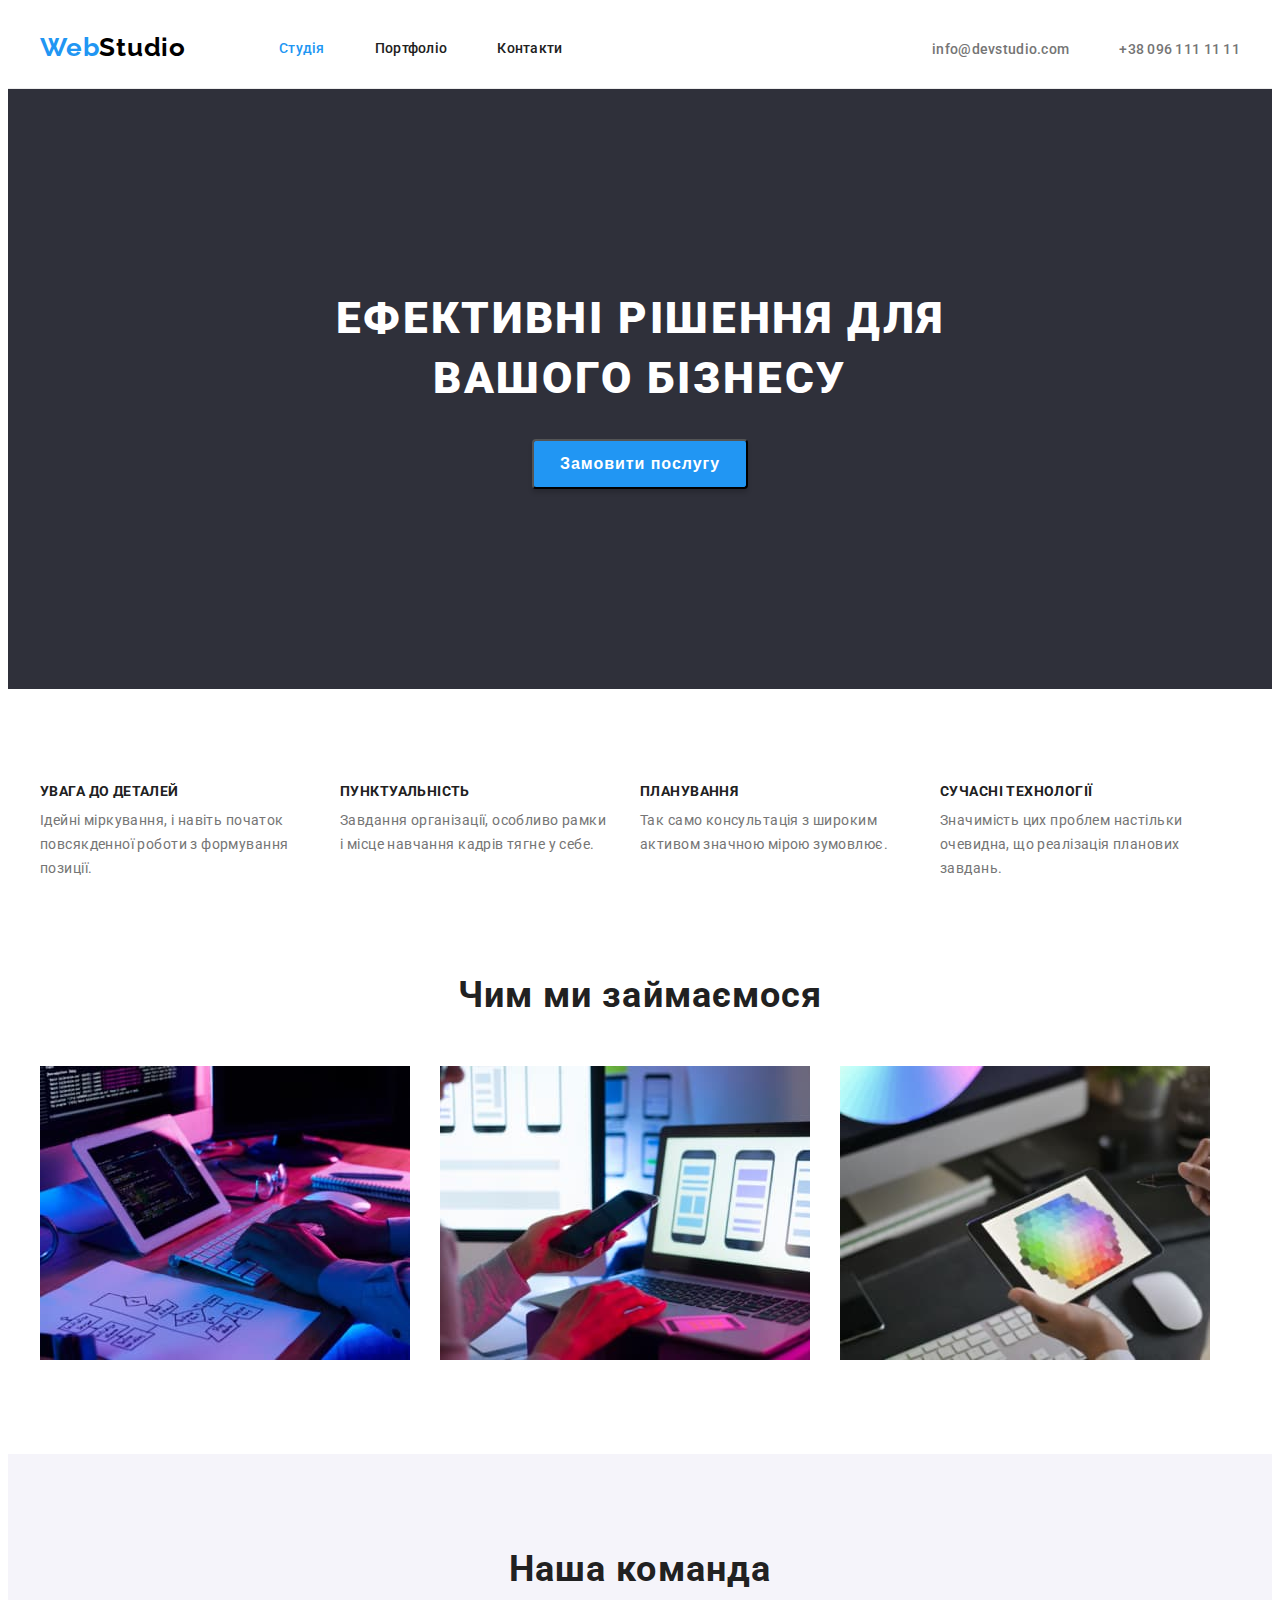
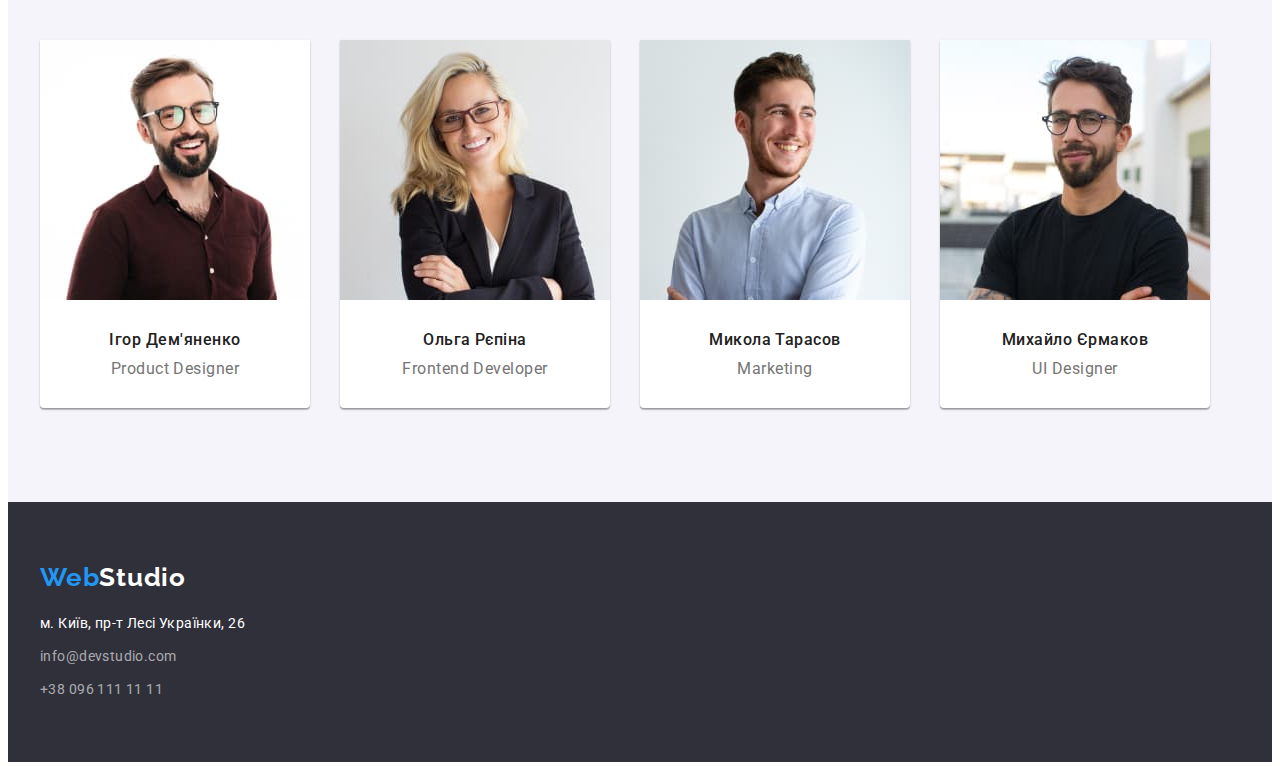
<file: index.html>
<!DOCTYPE html>
<html lang="uk">
  <head>
    <meta charset="UTF-8" />
    <meta http-equiv="X-UA-Compatible" content="IE=edge" />
    <meta name="viewport" content="width=device-width, initial-scale=1.0" />
    <title>WebStudio</title>
    <link rel="preconnect" href="https://fonts.googleapis.com" />
    <link rel="preconnect" href="https://fonts.gstatic.com" crossorigin />
    <link
      href="https://fonts.googleapis.com/css2?family=Raleway:wght@700&family=Roboto:wght@400;500;700;900&display=swap"
      rel="stylesheet"
    />
    <link
      rel="stylesheet"
      href="https://cdnjs.cloudflare.com/ajax/libs/modern-normalize/2.0.0/modern-normalize.min.css"
      integrity="sha512-4xo8blKMVCiXpTaLzQSLSw3KFOVPWhm/TRtuPVc4WG6kUgjH6J03IBuG7JZPkcWMxJ5huwaBpOpnwYElP/m6wg=="
      crossorigin="anonymous"
      referrerpolicy="no-referrer"
    />
    <link rel="stylesheet" href="./css/styles.css" />
  </head>
  <body>
    <header>
      <div class="container site-header">
        <nav class="site-nav">
          <a class="link" href="./index.html"
            ><span class="logo-first">Web</span
            ><span class="logo-secondary">Studio</span></a
          >
          <ul class="nav-item list">
            <li class="nav-list activ-page">
              <a href="./index.html">Студія</a>
            </li>
            <li class="nav-list"><a href="./portfolio.html">Портфоліо</a></li>
            <li class="nav-list"><a href="">Контакти</a></li>
          </ul>
        </nav>
        <ul class="header-address list">
          <li class="header-list">
            <a class="link header-mail" href="mailto:info@devstudio.com"
              >info@devstudio.com</a
            >
          </li>
          <li>
            <a class="link header-tel" href="tel:+380961111111"
              >+38 096 111 11 11</a
            >
          </li>
        </ul>
      </div>
    </header>

    <main>
      <section class="section solution">
        <div class="container">
          <h1 class="solution-title">Ефективні рішення для вашого бізнесу</h1>
          <button type="button" class="solution-button">
            Замовити послугу
          </button>
        </div>
      </section>

      <section class="section">
        <div class="container">
          <h2 class="visually-hidden">Oсобливості</h2>
          <ul class="about list">
            <li class="about-item">
              <h3 class="about-title">УВАГА ДО ДЕТАЛЕЙ</h3>
              <p class="about-text">
                Ідейні міркування, і навіть початок повсякденної роботи з
                формування позиції.
              </p>
            </li>
            <li class="about-item">
              <h3 class="about-title">ПУНКТУАЛЬНІСТЬ</h3>
              <p class="about-text">
                Завдання організації, особливо рамки і місце навчання кадрів
                тягне у себе.
              </p>
            </li>
            <li class="about-item">
              <h3 class="about-title">ПЛАНУВАННЯ</h3>
              <p class="about-text">
                Так само консультація з широким активом значною мірою зумовлює.
              </p>
            </li>
            <li class="about-item">
              <h3 class="about-title">СУЧАСНІ ТЕХНОЛОГІЇ</h3>
              <p class="about-text">
                Значимість цих проблем настільки очевидна, що реалізація
                планових завдань.
              </p>
            </li>
          </ul>
        </div>
      </section>

      <section class="activ section">
        <div class="container">
          <h2 class="classes-title">Чим ми займаємося</h2>
          <ul class="classes-item list">
            <li class="classes-list">
              <img src="./images/img-1.jpg" alt="images1" width="370" />
            </li>
            <li class="classes-list">
              <img src="./images/img-2.jpg" alt="images2" width="370" />
            </li>
            <li class="classes-list">
              <img src="./images/img_3.jpg" alt="images3" width="370" />
            </li>
          </ul>
        </div>
      </section>

      <section class="section piple">
        <div class="piple-block container">
          <h2 class="classes-title">Наша команда</h2>
          <ul class="list">
            <li class="piple-list piple-border">
              <img
                src="./images/product_designer.jpg"
                alt="фото Ігор Дем'яненко"
                width="270"
              />
              <div class="piple-item">
                <h3 class="piple-title">Ігор Дем'яненко</h3>
                <p class="piple-text">Product Designer</p>
              </div>
            </li>
            <li class="piple-list piple-border">
              <img
                src="./images/frontend_developer.jpg"
                alt="фото Ольга Рєпіна"
                width="270"
              />
              <div class="piple-item">
                <h3 class="piple-title">Ольга Рєпіна</h3>
                <p class="piple-text">Frontend Developer</p>
              </div>
            </li>
            <li class="piple-list piple-border">
              <img
                src="./images/marketing.jpg"
                alt="фото Микола Тарасов"
                width="270"
              />
              <div class="piple-item">
                <h3 class="piple-title">Микола Тарасов</h3>
                <p class="piple-text">Marketing</p>
              </div>
            </li>
            <li class="piple-list piple-border">
              <img
                src="./images/ui_designer.jpg"
                alt="фото Михайло Єрмаков"
                width="270"
              />
              <div class="piple-item">
                <h3 class="piple-title">Михайло Єрмаков</h3>
                <p class="piple-text">UI Designer</p>
              </div>
            </li>
          </ul>
        </div>
      </section>
    </main>
    <footer class="footer">
      <div class="container">
        <a class="link" href="./index.html"
          ><span class="logo-first">Web</span
          ><span class="logo-white">Studio</span></a
        >
        <address class="address-footer">
          <span class="address">м. Київ, пр-т Лесі Українки, 26</span>
          <a class="contact-footer link" href="mailto:info@devstudio.com"
            >info@devstudio.com</a
          >
          <a class="contact-footer link" href="tel:+380961111111"
            >+38 096 111 11 11</a
          >
        </address>
      </div>
    </footer>
  </body>
</html>
</file>
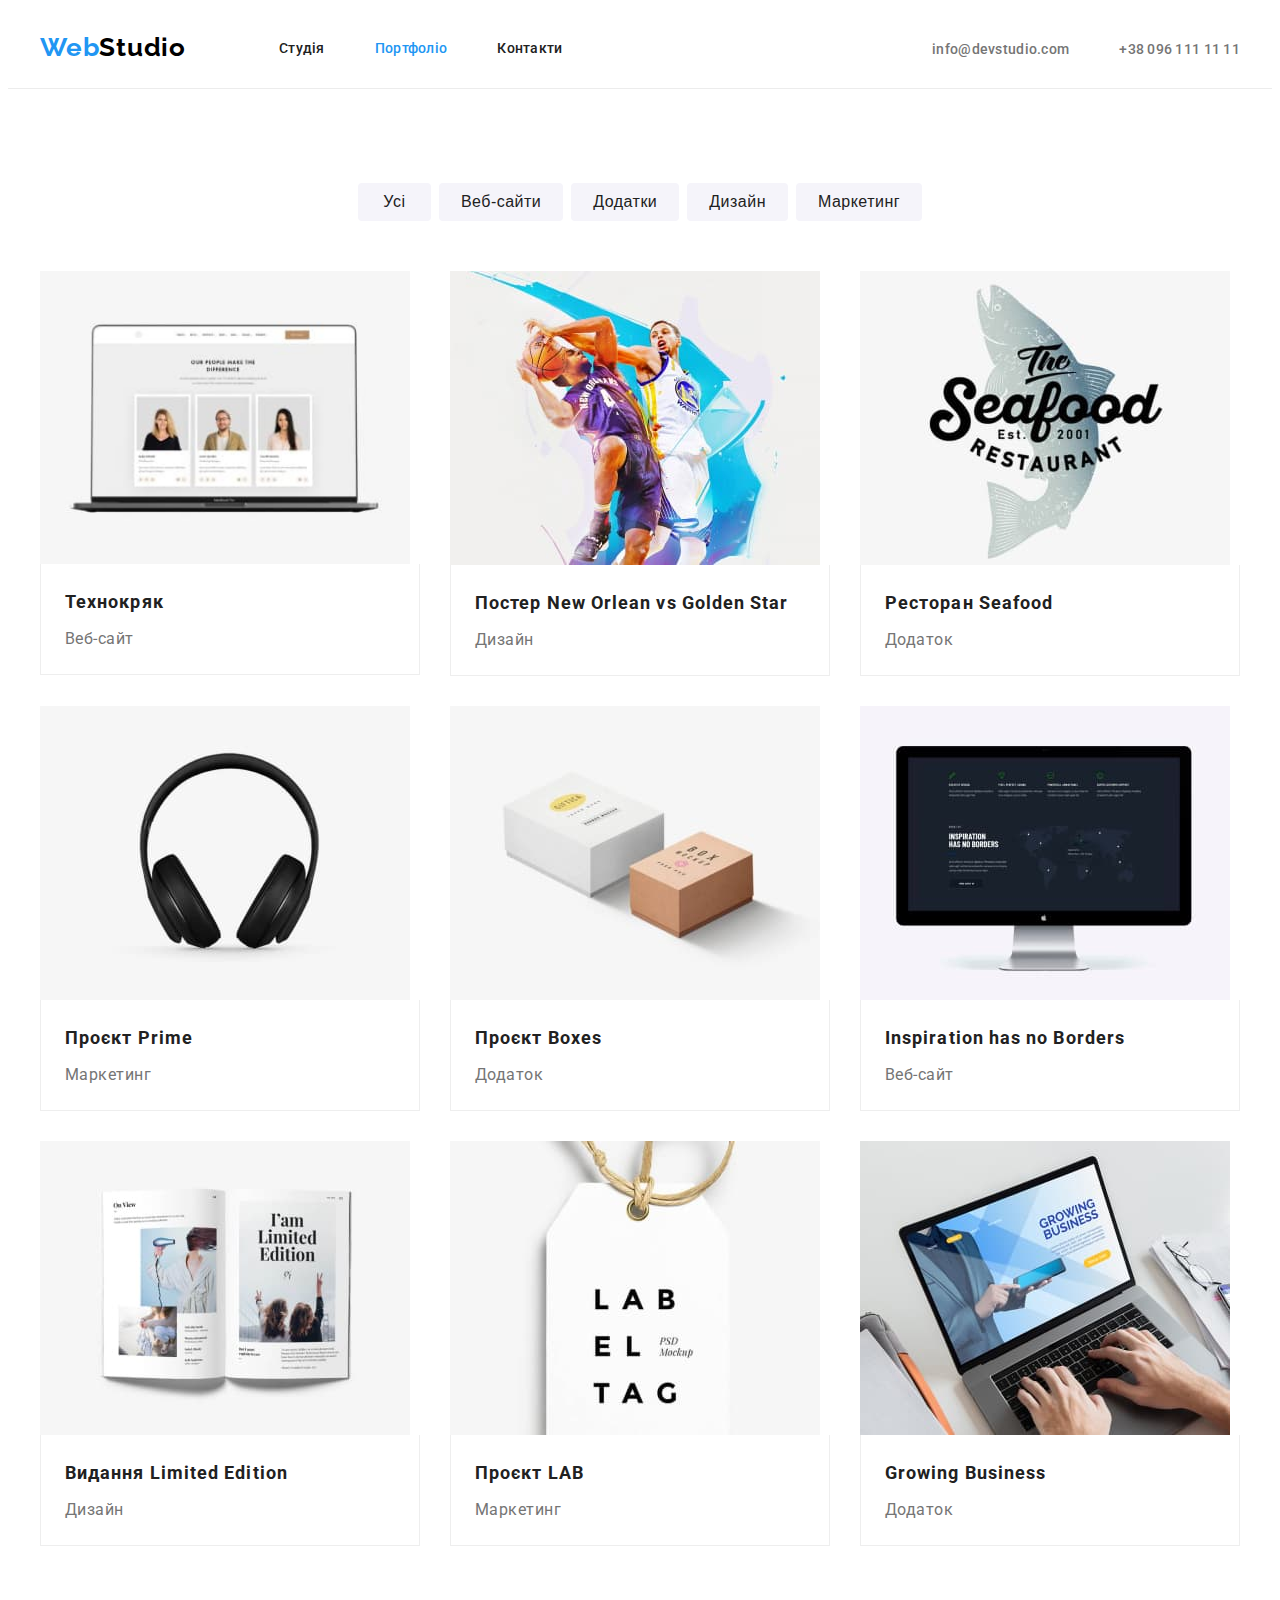
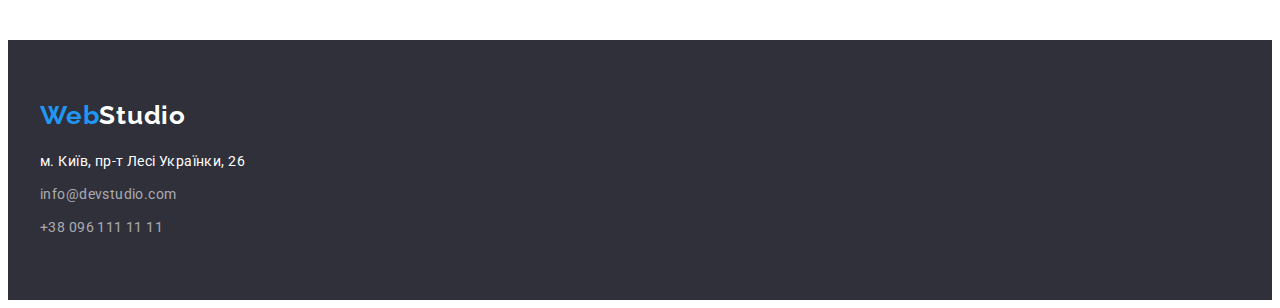
<file: portfolio.html>
<!DOCTYPE html>
<html lang="en">
  <head>
    <meta charset="UTF-8" />
    <meta http-equiv="X-UA-Compatible" content="IE=edge" />
    <meta name="viewport" content="width=device-width, initial-scale=1.0" />
    <title>WebStudio</title>
    <link rel="preconnect" href="https://fonts.googleapis.com" />
    <link rel="preconnect" href="https://fonts.gstatic.com" crossorigin />
    <link
      href="https://fonts.googleapis.com/css2?family=Raleway:wght@700&family=Roboto:wght@400;500;700;900&display=swap"
      rel="stylesheet"
    />
    <link
      rel="stylesheet"
      href="https://cdnjs.cloudflare.com/ajax/libs/modern-normalize/2.0.0/modern-normalize.min.css"
      integrity="sha512-4xo8blKMVCiXpTaLzQSLSw3KFOVPWhm/TRtuPVc4WG6kUgjH6J03IBuG7JZPkcWMxJ5huwaBpOpnwYElP/m6wg=="
      crossorigin="anonymous"
      referrerpolicy="no-referrer"
    />
    <link rel="stylesheet" href="./css/styles.css" />
  </head>
  <body>
    <header>
      <div class="container site-header">
        <nav class="site-nav">
          <a class="link" href="./index.html"
            ><span class="logo-first">Web</span
            ><span class="logo-secondary">Studio</span></a
          >
          <ul class="nav-item list">
            <li class="nav-list">
              <a href="./index.html">Студія</a>
            </li>
            <li class="nav-list activ-page">
              <a href="./portfolio.html">Портфоліо</a>
            </li>
            <li class="nav-list"><a href="">Контакти</a></li>
          </ul>
        </nav>
        <ul class="header-address list">
          <li class="header-list">
            <a class="link header-mail" href="mailto:info@devstudio.com"
              >info@devstudio.com</a
            >
          </li>
          <li>
            <a class="link header-tel" href="tel:+380961111111"
              >+38 096 111 11 11</a
            >
          </li>
        </ul>
      </div>
    </header>
    <main>
      <section class="section">
        <div class="container">
          <ul class="filter">
            <li class="list filter-button">
              <button type="button" class="filter-all">Усі</button>
            </li>
            <li class="list filter-button">
              <button type="button" class="filter-text">Веб-сайти</button>
            </li>
            <li class="list filter-button">
              <button type="button" class="filter-text">Додатки</button>
            </li>
            <li class="list filter-button">
              <button type="button" class="filter-text">Дизайн</button>
            </li>
            <li class="list filter-button">
              <button type="button" class="filter-text">Маркетинг</button>
            </li>
          </ul>
          <h1 class="visually-hidden">Наши роботи</h1>
          <ul class="gallery list">
            <li class="gallery-item">
              <a class="link" href=""
                ><img
                  src="./images/portfolio/laptop-front.jpg"
                  alt="laptop-front"
                  width="370"
                />
                <div class="gallery-box">
                  <h2 class="gallery-title">Технокряк</h2>
                  <p class="gallery-text">Веб-сайт</p>
                </div></a
              >
            </li>

            <li class="gallery-item">
              <a class="link" href=""
                ><img
                  src="./images/portfolio/basketball.jpg"
                  alt="basketball"
                  width="370"
                />
                <div class="gallery-box">
                  <h2 class="gallery-title">
                    Постер New Orlean vs Golden Star
                  </h2>
                  <p class="gallery-text">Дизайн</p>
                </div></a
              >
            </li>
            <li class="gallery-item">
              <a class="link" href=""
                ><img
                  src="./images/portfolio/restaurant.jpg"
                  alt="restaurant"
                  width="370"
                />
                <div class="gallery-box">
                  <h2 class="gallery-title">Ресторан Seafood</h2>
                  <p class="gallery-text">Додаток</p>
                </div></a
              >
            </li>
            <li class="gallery-item">
              <a class="link" href=""
                ><img
                  src="./images/portfolio/headphones.jpg"
                  alt="headphones"
                  width="370"
                />
                <div class="gallery-box">
                  <h2 class="gallery-title">Проєкт Prime</h2>
                  <p class="gallery-text">Маркетинг</p>
                </div></a
              >
            </li>
            <li class="gallery-item">
              <a class="link" href=""
                ><img
                  src="./images/portfolio/box.jpg"
                  alt="portfolio"
                  width="370"
                />
                <div class="gallery-box">
                  <h2 class="gallery-title">Проєкт Boxes</h2>
                  <p class="gallery-text">Додаток</p>
                </div></a
              >
            </li>
            <li class="gallery-item">
              <a class="link" href=""
                ><img
                  src="./images/portfolio/monitor.jpg"
                  alt="monitor"
                  width="370"
                />
                <div class="gallery-box">
                  <h2 class="gallery-title">Inspiration has no Borders</h2>
                  <p class="gallery-text">Веб-сайт</p>
                </div></a
              >
            </li>
            <li class="gallery-item">
              <a class="link" href=""
                ><img
                  src="./images/portfolio/book.jpg"
                  alt="book"
                  width="370"
                />
                <div class="gallery-box">
                  <h2 class="gallery-title">Видання Limited Edition</h2>
                  <p class="gallery-text">Дизайн</p>
                </div></a
              >
            </li>
            <li class="gallery-item">
              <a class="link" href=""
                ><img src="./images/portfolio/tag.jpg" alt="tag" width="370" />
                <div class="gallery-box">
                  <h2 class="gallery-title">Проєкт LAB</h2>
                  <p class="gallery-text">Маркетинг</p>
                </div></a
              >
            </li>
            <li class="gallery-item">
              <a class="link" href=""
                ><img
                  src="./images/portfolio/laptop.jpg"
                  alt="laptop"
                  width="370"
                />
                <div class="gallery-box">
                  <h2 class="gallery-title">Growing Business</h2>
                  <p class="gallery-text">Додаток</p>
                </div></a
              >
            </li>
          </ul>
        </div>
      </section>
    </main>
    <footer class="footer">
      <div class="container">
        <a class="link" href="./index.html"
          ><span class="logo-first">Web</span
          ><span class="logo-white">Studio</span></a
        >
        <address class="address-footer">
          <span class="address">м. Київ, пр-т Лесі Українки, 26</span>
          <a class="contact-footer link" href="mailto:info@devstudio.com"
            >info@devstudio.com</a
          >
          <a class="contact-footer link" href="tel:+380961111111"
            >+38 096 111 11 11</a
          >
        </address>
      </div>
    </footer>
  </body>
</html>
</file>
<file: css/styles.css>
:root {
  --primary-font-family: "Roboto", sans-serif;
  --secondary-font-family: "Raleway", sans-serif;
  --basic-title-color: #212121;
  --first-ligo-color: #2196f3;
  --secondary-logo-color: #000000;
  --basic-color: #ffffff;
  --color-background-solution: #2f303a;
  --basic-text-color: #757575;
  --background-color-button: #f5f4fa;
  --border-gallery-color: #eeeeee;
  --border-bottom: #ececec;
  --solution-box-shadow: rgba(0, 0, 0, 0.15);
  --box-shadow-one: rgba(0, 0, 0, 0.12);
  --box-shadow-two: rgba(0, 0, 0, 0.08);
  --box-shadow-three: rgba(0, 0, 0, 0.1);
  --color-mail-futter: rgba(255, 255, 255, 0.6);
  --button-activ-color: #188ce8;
  --piple-shadow-one: 0px 2px 1px 0px rgba(0, 0, 0, 0.2);
  --piple-shadow-two: 0px 1px 1px 0px rgba(0, 0, 0, 0.14);
  --piple-shadow-three: 0px 1px 3px 0px rgba(0, 0, 0, 0.12);
}

h1,
h2,
h3,
ul,
p {
  margin: 0;
  padding: 0;
}

img {
  display: block;
}

body {
  font-family: "Roboto", sans-serif;
  color: var(--basic-text-color);
}

.link {
  text-decoration: none;
}

.list {
  list-style-type: none;
}

.visually-hidden {
  position: absolute;
  width: 1px;
  height: 1px;
  margin: -1px;
  border: 0;
  padding: 0;
  white-space: nowrap;
  clip-path: inset(100%);
  clip: rect(0 0 0 0);
  overflow: hidden;
}


.container {
  width: 1200px;
  padding-left: 15px;
  padding-right: 15px;
  margin-left: auto;
  margin-right: auto;
}

.section {
  padding-top: 94px;
  padding-bottom: 94px;
}

header{
  border-bottom: 1px solid var(--border-bottom);
}

.site-header {
  display: flex;
}

.logo-first {
  color: var(--first-ligo-color);
  font-family: Raleway;
  font-size: 26px;
  font-weight: 700;
  letter-spacing: 0.78px;
}

.logo-secondary {
  color: var(--secondary-logo-color);
  font-family: Raleway;
  font-size: 26px;
  font-weight: 700;
  letter-spacing: 0.78px;
}

.logo-white {
  color: var(--basic-color);
  font-family: Raleway;
  font-size: 26px;
  font-weight: 700;
  letter-spacing: 0.78px;
}

.site-nav {
  display: flex;
}

.site-nav a {
  display: block;
  padding-top: 24px;
  padding-bottom: 24px;
}

.nav-item {
  display: flex;
  margin-left: 93px;
}

.nav-list:not(:last-child) {
  margin-right: 50px;
}

.nav-list a {
  display: block;
  color: var(--basic-title-color);
  font-size: 14px;
  font-weight: 500;
  letter-spacing: 0.28px;
  text-decoration: none;
  padding-top: 32px;
  padding-bottom: 32px;
}

.activ-page a {
  color: var(--first-ligo-color);
}

.header-address {
  display: flex;
  margin-left: auto;
  align-items: center;
}

.header-mail,
.header-tel {
  color: var(--basic-text-color);
  font-size: 14px;
  font-weight: 500;
  letter-spacing: 0.28px;
  font-style: normal;
}

.header-list {
  margin-right: 50px;
}

.header-mail:hover,
.header-tel:hover,
.contact-footer:hover,
.nav-list a:hover,
.header-mail:focus,
.header-tel:focus,
.contact-footer:focus,
.nav-list a:focus {
  color: var(--first-ligo-color);
}

.solution {
  padding: 200px 0;
  text-align: center;
  background: var(--color-background-solution);
}

.solution-title {
  max-width: 696px;
  margin-top: 0;
  margin-bottom: 30px;
  margin-right: auto;
  margin-left: auto;
  color: var(--basic-color);
  font-weight: 900;
  font-size: 44px;
  line-height: 1.36;
  text-align: center;
  letter-spacing: 0.06em;
  text-transform: uppercase;
}

.solution-button {
  width: 216px;
  height: 50px;
  flex-shrink: 0;
  border-radius: 4px;
  background: var(--first-ligo-color);
  box-shadow: 0px 4px 4px 0px var(--solution-box-shadow);
  color: var(--basic-color);
  text-align: center;
  font-size: 16px;
  font-weight: 700;
  line-height: 1.88;
  letter-spacing: 0.96px;
}

.solution-button:active {
  background-color: var(--button-activ-color);
}

.about-title {
  color: var(--basic-title-color);
  font-size: 14px;
  font-weight: 700;
  letter-spacing: 0.42px;
  text-transform: uppercase;
}

.about-text {
  flex-shrink: 0;
  font-size: 14px;
  line-height: 1.71;
  letter-spacing: 0.42px;
}

.piple {
  background-color: var(--background-color-button);
}

.piple-title {
  color: var(--basic-title-color);
  text-align: center;
  font-size: 16px;
  font-weight: 500;
  letter-spacing: 0.48px;
}

.piple-list {
  margin-right: 30px;
}

.piple-list:last-child {
  margin-right: 0%;
}

.piple-item {
  padding-top: 30px;
  padding-bottom: 30px;
}

.piple-text {
  text-align: center;
  font-size: 16px;
  letter-spacing: 0.48px;
  margin-top: 10px;
}

.piple-border {
  border-radius: 0px 0px 4px 4px;
  background: var(--basic-color);
  box-shadow: var(--piple-shadow-one), var(--piple-shadow-two),
    var(--piple-shadow-three);
}

.footer {
  flex-shrink: 0;
  background: var(--color-background-solution);
  padding-top: 60px;
  padding-bottom: 60px;
}

.address-footer {
  margin-top: 20px;
}

.address {
  display: block;
  flex-shrink: 0;
  color: var(--basic-color);
  font-size: 14px;
  font-style: normal;
  line-height: 1.71;
  letter-spacing: 0.42px;
}

.contact-footer {
  display: block;
  color: var(--color-mail-futter);
  font-size: 14px;
  font-style: normal;
  font-weight: 400;
  line-height: 1.71;
  letter-spacing: 0.42px;
  margin-top: 9px;
}

.about {
  display: flex;
}

.about-item {
  width: 270px;
  flex-shrink: 0;
}

.about-item:not(:last-child) {
  margin-right: 30px;
}

.about-title {
  color: var(--basic-title-color);
  font-size: 14px;
  font-weight: 700;
  line-height: normal;
  letter-spacing: 0.42px;
  text-transform: uppercase;
  margin-bottom: 10px;
}

.about-text {
  color: var(--basic-text-color);
  font-size: 14px;
  font-style: normal;
  font-weight: 400;
  line-height: 1.71;
  letter-spacing: 0.42px;
}

.classes-item {
  display: flex;
}

.classes-list {
  margin-right: 30px;
}

.classes-list:last-child {
  margin-right: 0px;
}

.classes-title {
  color: var(--basic-title-color);
  text-align: center;
  font-size: 36px;
  font-weight: 700;
  line-height: normal;
  letter-spacing: 1.08px;
  margin-bottom: 50px;
}

.activ {
  padding-top: 0px;
}

.piple-block ul {
  display: flex;
}

/* portfolio */

.filter {
  display: flex;
  justify-content: center;
  margin-bottom: 50px;
}

.filter button {
  border-radius: 4px;
  background: var(--background-color-button);
  border: none;
  padding: 6px 22px;
  cursor: pointer;
}

.filter-button:not(:last-child) {
  margin-right: 8px;
}
.filter-text {
  color: var(--basic-title-color);
  text-align: center;
  font-size: 16px;
  font-style: normal;
  font-weight: 500;
  line-height: 1.63;
  letter-spacing: 0.48px;
}

.filter button:hover,
.filter button:focus {
  background-color: var(--first-ligo-color);
  color: var(--basic-color);
}

.filter button:active {
  background-color: var(--first-ligo-color);
  color: var(--basic-color);
}

.filter-all {
  width: 73px;
  height: 38px;
  flex-shrink: 0;
  border-radius: 4px;
  background: var(--background-color-button);
  border: none;
  padding: 6px 25px;
  cursor: pointer;
  color: var(--basic-title-color);
  text-align: center;
  font-size: 16px;
  font-style: normal;
  font-weight: 500;
  line-height: 1.63px;
  letter-spacing: 0.48px;
}

.gallery {
  display: flex;
  flex-wrap: wrap;
}

.gallery-item {
  width: calc((100% - 60px) / 3);
  margin-right: 30px;
  margin-bottom: 30px;
}

.gallery-item:nth-child(3n) {
  margin-right: 0px;
}

.gallery-item:nth-last-child(-n + 3) {
  margin-bottom: 0px;
}

.gallery-title {
  color: var(--basic-title-color);
  font-size: 18px;
  font-weight: 700;
  line-height: 2;
  letter-spacing: 1.08px;
  margin-bottom: 4px;
}

.gallery-text {
  width: 332px;
  color: var(--basic-text-color);
  font-size: 16px;
  font-style: normal;
  font-weight: 400;
  line-height: 1.88;
  letter-spacing: 0.48px;
}

.gallery-box {
  border-left: 1px solid var(--border-gallery-color);
  border-right: 1px solid var(--border-gallery-color);
  border-bottom: 1px solid var(--border-gallery-color);
  padding-left: 24px;
  padding-top: 20px;
  padding-right: 24px;
  padding-bottom: 20px;
}
</file>
